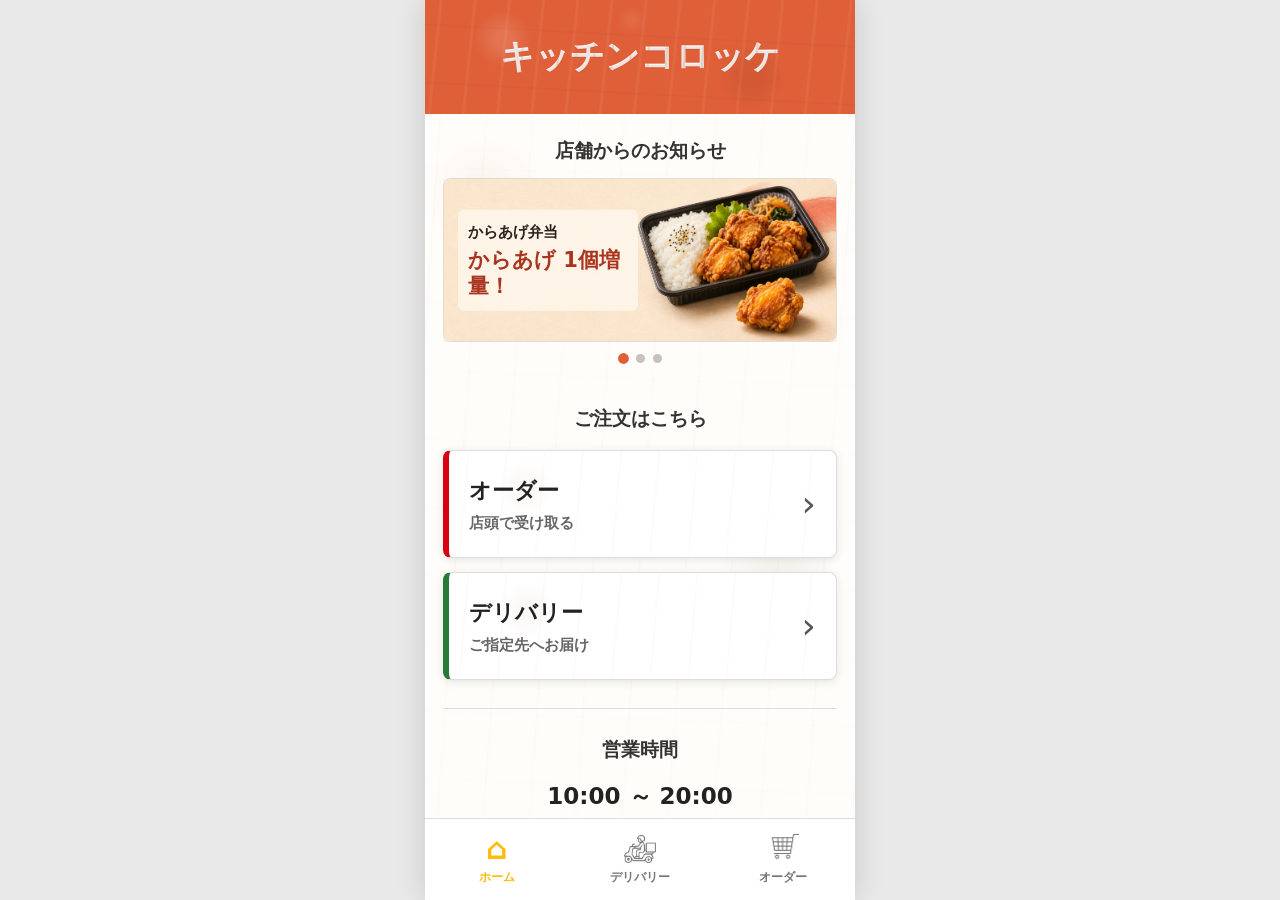
<file: index.html>
<!doctype html>
<html lang="ja">
  <head>
    <meta charset="UTF-8" />
    <meta name="viewport" content="width=device-width, initial-scale=1.0" />
    <title>Mobile Order UI Simulator</title>
    <link rel="stylesheet" href="./src/styles/base.css?v=20261123-remove-social-links-1" />
    <link rel="stylesheet" href="./src/styles/theme.css?v=20261123-remove-social-links-1" />
  </head>
  <body>
    <svg class="visual-filter-definitions" aria-hidden="true" focusable="false">
      <defs>
        <filter id="lens-reference-20-70" color-interpolation-filters="linearRGB" x="0" y="0" width="100%" height="100%">
          <feColorMatrix
            type="matrix"
            values="0.932675028852 0.046440604984 -0.016148691713 0 0 -0.005685981497 0.707416751687 0.022443569675 0 0 -0.009362782733 -0.027474700634 0.386341069418 0 0 0 0 0 1 0"
          />
        </filter>
      </defs>
    </svg>
    <main id="app"></main>
    <script>
      (() => {
        const params = new URLSearchParams(window.location.search);
        const debugEnabled = params.get("debug") === "1";
        const diagnosticVariant = params.get("diag") || "baseline";
        if (debugEnabled) document.documentElement.dataset.diagnosticVariant = diagnosticVariant;
        const diagnostics = {
          enabled: debugEnabled,
          variant: diagnosticVariant,
          errors: [],
        };
        window.__simulatorDiagnostics = diagnostics;

        const recordError = (message) => {
          diagnostics.errors.push(String(message));
          if (typeof window.__renderSimulatorDiagnostics === "function") {
            window.__renderSimulatorDiagnostics();
          } else {
            const panel = document.querySelector("#simulator-debug-panel");
            if (panel) panel.textContent = "JavaScript読み込み前エラー\n" + diagnostics.errors.join("\n");
          }
        };

        if (debugEnabled && diagnosticVariant !== "panel-off") {
          const panel = document.createElement("aside");
          panel.id = "simulator-debug-panel";
          panel.setAttribute("aria-live", "polite");
          panel.style.cssText = "position:fixed;right:0;bottom:0;left:0;z-index:2147483647;max-height:46vh;overflow:auto;margin:0;padding:10px;background:rgba(15,15,15,.94);color:#fff;font:11px/1.45 monospace;white-space:pre-wrap;word-break:break-all;text-align:left;";
          panel.textContent = "診断情報を読み込み中…";
          document.body.appendChild(panel);

          window.addEventListener("error", (event) => {
            recordError(`${event.message || "Script error"} @ ${event.filename || "unknown"}:${event.lineno || 0}:${event.colno || 0}`);
          });
          window.addEventListener("unhandledrejection", (event) => {
            const reason = event.reason?.stack || event.reason?.message || event.reason || "Unknown rejection";
            recordError(`Unhandled rejection: ${reason}`);
          });
        }

      })();
    </script>
    <script type="module" src="./src/main.js?v=20261123-remove-social-links-1"></script>
  </body>
</html>
</file>
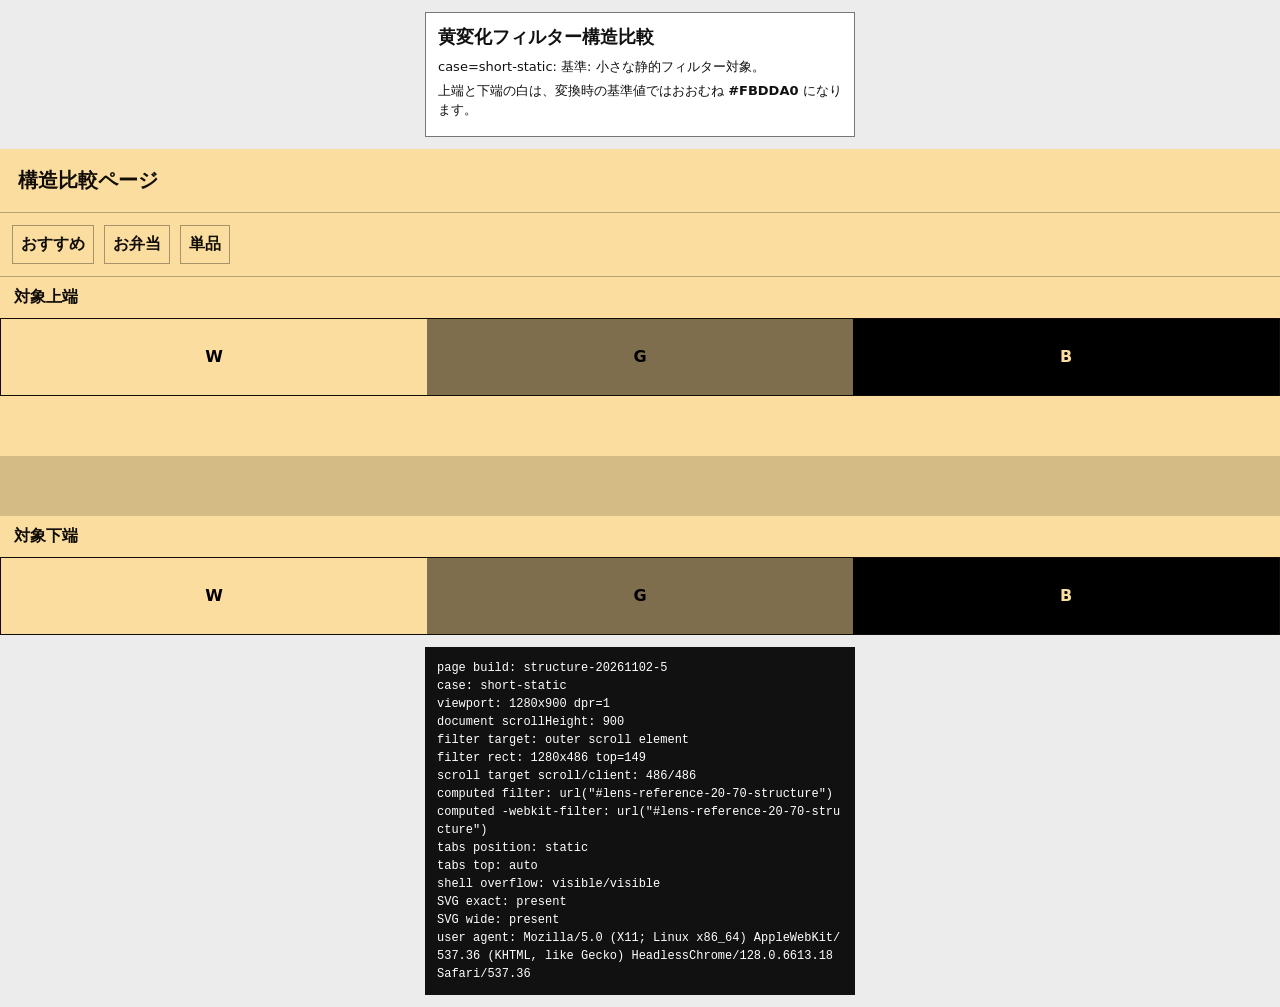
<file: diagnostics/yellow-filter-structure.html>
<!doctype html>
<html lang="ja" data-case="short-static">
  <head>
    <meta charset="UTF-8" />
    <meta name="viewport" content="width=device-width, initial-scale=1.0" />
    <title>黄変化フィルター構造比較</title>
    <script>
      (() => {
        const allowedCases = new Set([
          "short-static",
          "tall-static",
          "tall-dynamic",
          "app-shell",
          "scroll-static",
          "scroll-separated",
          "sticky",
          "tall-wide-region",
        ]);
        const requestedCase = new URLSearchParams(location.search).get("case") || "short-static";
        document.documentElement.dataset.case = allowedCases.has(requestedCase) ? requestedCase : "short-static";
      })();
    </script>
    <style>
      * { box-sizing: border-box; }
      html { background: #ececec; }
      body { min-width: 320px; margin: 0; color: #111; font-family: system-ui, sans-serif; }
      .definitions { position: absolute; width: 0; height: 0; overflow: hidden; pointer-events: none; }
      .diagnostic-intro, .diagnostic-output { width: min(100% - 24px, 430px); margin: 12px auto; }
      .diagnostic-intro { padding: 12px; border: 1px solid #777; background: #fff; }
      .diagnostic-intro h1 { margin: 0 0 8px; font-size: 18px; }
      .diagnostic-intro p { margin: 4px 0; font-size: 13px; line-height: 1.5; }
      .filter-target { -webkit-filter: url("#lens-reference-20-70-structure"); filter: url("#lens-reference-20-70-structure"); }
      html[data-case="tall-wide-region"] .filter-target { -webkit-filter: url("#lens-reference-20-70-structure-wide"); filter: url("#lens-reference-20-70-structure-wide"); }
      .phone-shell { background: #f6f6f6; }
      html[data-case="app-shell"] .phone-shell,
      html[data-case="scroll-static"] .phone-shell,
      html[data-case="scroll-separated"] .phone-shell,
      html[data-case="sticky"] .phone-shell {
        position: relative;
        width: min(100vw, 430px);
        min-height: 100vh;
        margin: 0 auto;
        padding-bottom: 92px;
        overflow-x: hidden;
        box-shadow: 0 0 28px rgba(0, 0, 0, 0.14);
      }
      html[data-case="scroll-static"] .phone-shell,
      html[data-case="scroll-separated"] .phone-shell,
      html[data-case="sticky"] .phone-shell {
        overflow: visible;
      }
      html[data-case="scroll-static"] .diagnostic-intro,
      html[data-case="scroll-separated"] .diagnostic-intro,
      html[data-case="sticky"] .diagnostic-intro {
        display: none;
      }
      html[data-case="scroll-static"] .filter-target,
      html[data-case="scroll-separated"] .filter-target,
      html[data-case="sticky"] .filter-target {
        height: 100vh;
        overflow-x: hidden;
        overflow-y: auto;
        overscroll-behavior: contain;
      }
      html[data-case="scroll-separated"] .filter-target {
        -webkit-filter: none;
        filter: none;
      }
      html[data-case="scroll-separated"] .phone-shell {
        -webkit-filter: url("#lens-reference-20-70-structure");
        filter: url("#lens-reference-20-70-structure");
      }
      .test-header { padding: 18px; border-bottom: 1px solid #bbb; background: #fff; }
      .test-header h2 { margin: 0; font-size: 20px; }
      .test-tabs { display: flex; gap: 10px; padding: 12px; border-bottom: 1px solid #bbb; background: #fff; }
      .test-tabs span { padding: 8px; border: 1px solid #aaa; background: #fff; font-weight: 700; }
      html[data-case="sticky"] .test-header {
        position: sticky;
        top: 0;
        z-index: 3;
        display: flex;
        align-items: center;
        min-height: 66px;
      }
      html[data-case="sticky"] .test-tabs {
        position: sticky;
        top: 66px;
        z-index: 2;
      }
      .patches { display: grid; grid-template-columns: repeat(3, 1fr); height: 78px; border: 1px solid #111; }
      .patches div { display: grid; place-items: center; font-weight: 800; }
      .white { background: #fff; color: #000; }
      .gray { background: #808080; color: #000; }
      .black { background: #000; color: #fff; }
      .patch-label { margin: 0; padding: 10px 14px; background: #fff; font-weight: 800; }
      .filler { height: 120px; background: linear-gradient(#fff 0 50%, #d8d8d8 50%); }
      html[data-case="tall-static"] .filler,
      html[data-case="tall-dynamic"] .filler,
      html[data-case="app-shell"] .filler,
      html[data-case="scroll-static"] .filler,
      html[data-case="scroll-separated"] .filler,
      html[data-case="sticky"] .filler,
      html[data-case="tall-wide-region"] .filler { height: 2800px; }
      .diagnostic-output { padding: 12px; background: #111; color: #fff; font: 12px/1.5 monospace; white-space: pre-wrap; word-break: break-all; }
    </style>
  </head>
  <body>
    <svg class="definitions" aria-hidden="true" focusable="false">
      <defs>
        <filter id="lens-reference-20-70-structure" color-interpolation-filters="linearRGB" x="0" y="0" width="100%" height="100%">
          <feColorMatrix type="matrix" values="0.932675028852 0.046440604984 -0.016148691713 0 0 -0.005685981497 0.707416751687 0.022443569675 0 0 -0.009362782733 -0.027474700634 0.386341069418 0 0 0 0 0 1 0" />
        </filter>
        <filter id="lens-reference-20-70-structure-wide" color-interpolation-filters="linearRGB" x="-10%" y="-10%" width="120%" height="120%">
          <feColorMatrix type="matrix" values="0.932675028852 0.046440604984 -0.016148691713 0 0 -0.005685981497 0.707416751687 0.022443569675 0 0 -0.009362782733 -0.027474700634 0.386341069418 0 0 0 0 0 1 0" />
        </filter>
      </defs>
    </svg>

    <section class="diagnostic-intro">
      <h1>黄変化フィルター構造比較</h1>
      <p id="case-description"></p>
      <p>上端と下端の白は、変換時の基準値ではおおむね <strong>#FBDDA0</strong> になります。</p>
    </section>

    <main id="structure-filter-target" class="filter-target">
      <div class="phone-shell">
        <header class="test-header"><h2>構造比較ページ</h2></header>
        <nav class="test-tabs"><span>おすすめ</span><span>お弁当</span><span>単品</span></nav>
        <p class="patch-label">対象上端</p>
        <div class="patches"><div class="white">W</div><div class="gray">G</div><div class="black">B</div></div>
        <div id="sticky-scroll-point" class="filler" aria-hidden="true"></div>
        <p class="patch-label">対象下端</p>
        <div class="patches"><div class="white">W</div><div class="gray">G</div><div class="black">B</div></div>
      </div>
    </main>

    <pre id="structure-diagnostics" class="diagnostic-output"></pre>
    <script>
      (() => {
        const testCase = document.documentElement.dataset.case;
        const target = document.querySelector("#structure-filter-target");
        const descriptions = {
          "short-static": "基準: 小さな静的フィルター対象。",
          "tall-static": "short-static に対象の高さだけを追加。documentがスクロールを担当。",
          "tall-dynamic": "tall-static に、本体と同じinnerHTML再生成とフィルター再解決だけを追加。",
          "app-shell": "tall-dynamic に、本体相当のphone-shell寸法・overflow-x:hiddenだけを追加。",
          "scroll-static": "stickyケースと同じ高さ・内部スクロール・DOM・フィルター。見出しとカテゴリのpositionだけstatic。",
          "scroll-separated": "scroll-staticと同じ構造で、外側がスクロール、本文全高を持つ内側へフィルターを一度だけ適用。",
          "sticky": "フィルター対象自身を縦スクロール要素にし、見出しをtop:0、カテゴリをtop:66pxへ固定。固定前後の変換を比較。",
          "tall-wide-region": "tall-static と同じ構造で、SVGフィルター領域だけを-10%/120%へ拡張。行列は同一。",
        };
        document.querySelector("#case-description").textContent = `case=${testCase}: ${descriptions[testCase]}`;

        if (["tall-dynamic", "app-shell", "scroll-static", "scroll-separated", "sticky"].includes(testCase)) {
          const markup = target.innerHTML;
          target.innerHTML = markup;
          const renderedFilterTarget = testCase === "scroll-separated" ? target.querySelector(".phone-shell") : target;
          renderedFilterTarget.style.webkitFilter = "none";
          renderedFilterTarget.style.filter = "none";
          void renderedFilterTarget.offsetWidth;
          renderedFilterTarget.style.webkitFilter = "";
          renderedFilterTarget.style.filter = "";
        }

        const filterTarget = testCase === "scroll-separated" ? target.querySelector(".phone-shell") : target;
        const style = getComputedStyle(filterTarget);
        const rect = filterTarget.getBoundingClientRect();
        const tabs = target.querySelector(".test-tabs");
        const tabStyle = getComputedStyle(tabs);
        document.querySelector("#structure-diagnostics").textContent = [
          "page build: structure-20261102-5",
          `case: ${testCase}`,
          `viewport: ${innerWidth}x${innerHeight} dpr=${devicePixelRatio}`,
          `document scrollHeight: ${document.documentElement.scrollHeight}`,
          `filter target: ${filterTarget === target ? "outer scroll element" : "inner full-height content"}`,
          `filter rect: ${Math.round(rect.width)}x${Math.round(rect.height)} top=${Math.round(rect.top)}`,
          `scroll target scroll/client: ${target.scrollHeight}/${target.clientHeight}`,
          `computed filter: ${style.filter || "未取得"}`,
          `computed -webkit-filter: ${style.webkitFilter || style.getPropertyValue("-webkit-filter") || "未取得"}`,
          `tabs position: ${tabStyle.position}`,
          `tabs top: ${tabStyle.top}`,
          `shell overflow: ${getComputedStyle(target.querySelector(".phone-shell")).overflowX}/${getComputedStyle(target.querySelector(".phone-shell")).overflowY}`,
          `SVG exact: ${document.querySelector("#lens-reference-20-70-structure") ? "present" : "missing"}`,
          `SVG wide: ${document.querySelector("#lens-reference-20-70-structure-wide") ? "present" : "missing"}`,
          `user agent: ${navigator.userAgent}`,
        ].join("\n");

        if (new URLSearchParams(location.search).get("autoscroll") === "1") {
          requestAnimationFrame(() => requestAnimationFrame(() => {
            if (["scroll-static", "scroll-separated", "sticky"].includes(testCase)) target.scrollTop = 520;
            else window.scrollTo(0, 520);
          }));
        }
      })();
    </script>
  </body>
</html>
</file>
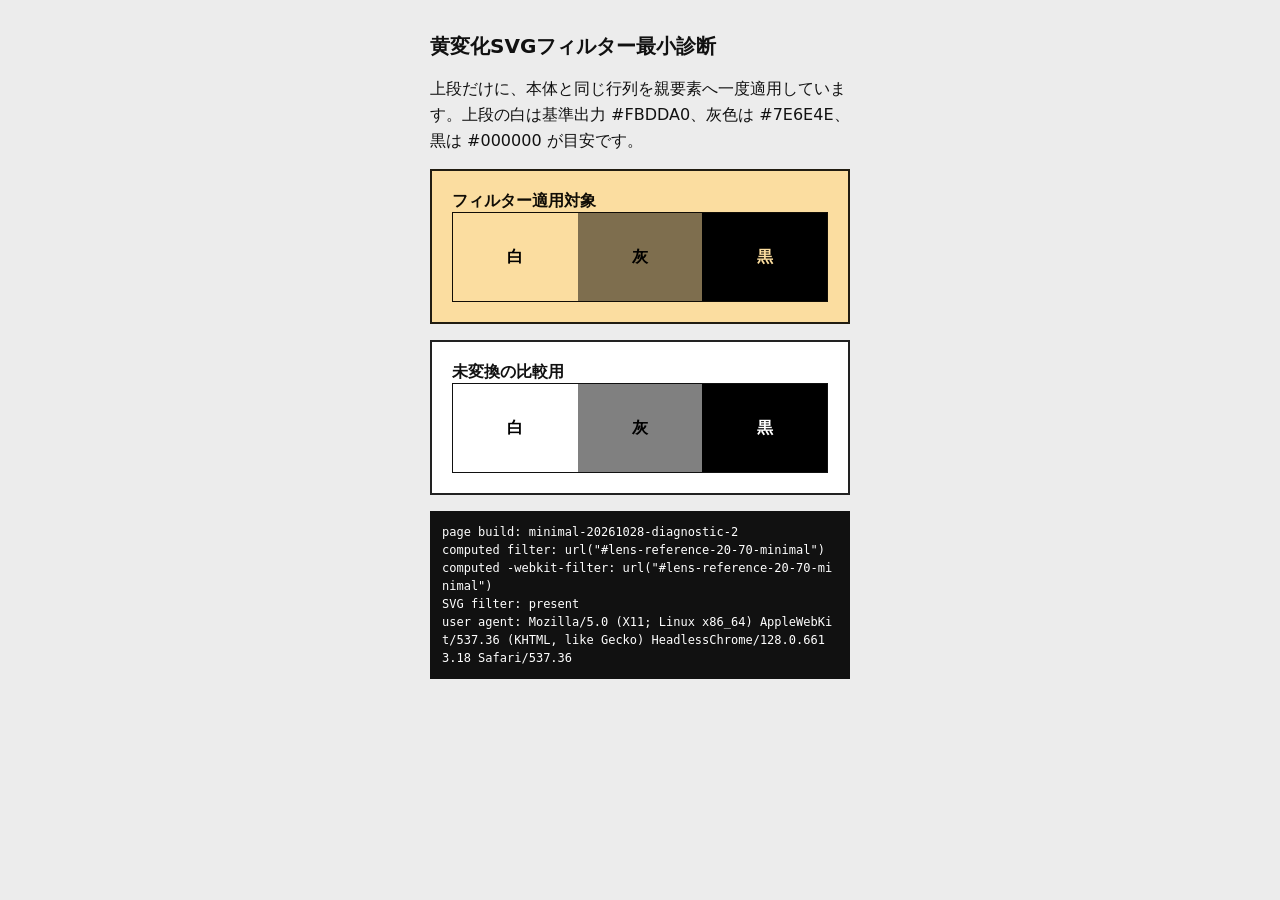
<file: diagnostics/yellow-filter.html>
<!doctype html>
<html lang="ja">
  <head>
    <meta charset="UTF-8" />
    <meta name="viewport" content="width=device-width, initial-scale=1.0" />
    <title>黄変化SVGフィルター最小診断</title>
    <style>
      * { box-sizing: border-box; }
      body { margin: 0; padding: 20px; background: #ececec; color: #111; font-family: system-ui, sans-serif; }
      main { max-width: 420px; margin: 0 auto; }
      h1 { font-size: 20px; }
      .note { line-height: 1.6; }
      .filter-target, .reference { margin: 16px 0; padding: 20px; border: 2px solid #222; background: #fff; }
      .filter-target { -webkit-filter: url("#lens-reference-20-70-minimal"); filter: url("#lens-reference-20-70-minimal"); }
      .patches { display: grid; grid-template-columns: repeat(3, 1fr); height: 90px; border: 1px solid #111; }
      .patches div { display: grid; place-items: center; font-weight: 800; }
      .white { background: #fff; color: #000; }
      .gray { background: #808080; color: #000; }
      .black { background: #000; color: #fff; }
      #minimal-diagnostics { padding: 12px; background: #111; color: #fff; font: 12px/1.5 monospace; white-space: pre-wrap; word-break: break-all; }
      .definitions { position: absolute; width: 0; height: 0; overflow: hidden; }
    </style>
  </head>
  <body>
    <svg class="definitions" aria-hidden="true" focusable="false">
      <defs>
        <filter id="lens-reference-20-70-minimal" color-interpolation-filters="linearRGB" x="0" y="0" width="100%" height="100%">
          <feColorMatrix type="matrix" values="0.932675028852 0.046440604984 -0.016148691713 0 0 -0.005685981497 0.707416751687 0.022443569675 0 0 -0.009362782733 -0.027474700634 0.386341069418 0 0 0 0 0 1 0" />
        </filter>
      </defs>
    </svg>
    <main>
      <h1>黄変化SVGフィルター最小診断</h1>
      <p class="note">上段だけに、本体と同じ行列を親要素へ一度適用しています。上段の白は基準出力 #FBDDA0、灰色は #7E6E4E、黒は #000000 が目安です。</p>
      <section class="filter-target" id="minimal-filter-target">
        <strong>フィルター適用対象</strong>
        <div class="patches"><div class="white">白</div><div class="gray">灰</div><div class="black">黒</div></div>
      </section>
      <section class="reference">
        <strong>未変換の比較用</strong>
        <div class="patches"><div class="white">白</div><div class="gray">灰</div><div class="black">黒</div></div>
      </section>
      <pre id="minimal-diagnostics"></pre>
    </main>
    <script>
      (() => {
        const target = document.querySelector("#minimal-filter-target");
        const style = getComputedStyle(target);
        document.querySelector("#minimal-diagnostics").textContent = [
          "page build: minimal-20261028-diagnostic-2",
          `computed filter: ${style.filter || "未取得"}`,
          `computed -webkit-filter: ${style.webkitFilter || style.getPropertyValue("-webkit-filter") || "未取得"}`,
          `SVG filter: ${document.querySelector("#lens-reference-20-70-minimal") ? "present" : "missing"}`,
          `user agent: ${navigator.userAgent}`,
        ].join("\n");
      })();
    </script>
  </body>
</html>
</file>
<file: src/styles/base.css>
:root {
  --simulator-css-build: "css-20261123-remove-social-links-1";
  font-family: system-ui, -apple-system, BlinkMacSystemFont, "Segoe UI", sans-serif;
  color: #282828;
  background: #e9e9e9;
}

* {
  box-sizing: border-box;
}

html {
  background: #e9e9e9;
}

.simulator-filter-surface[data-vision-filter="yellowed"] {
  -webkit-filter: url("#lens-reference-20-70");
  filter: url("#lens-reference-20-70");
  isolation: isolate;
}

body {
  min-width: 320px;
  margin: 0;
  overflow: hidden;
}

button {
  font: inherit;
}

#app {
  width: 100%;
  height: 100vh;
  height: 100dvh;
  overflow-x: hidden;
  overflow-y: hidden;
  overscroll-behavior-y: contain;
  -webkit-overflow-scrolling: touch;
}

.visual-filter-definitions {
  position: absolute;
  width: 0;
  height: 0;
  overflow: hidden;
  pointer-events: none;
}

.diagnostic-color-patch {
  display: flex;
  width: max-content;
  border: 1px solid #000;
  font: 700 9px/20px monospace;
  letter-spacing: 0;
}

.diagnostic-color-patch span {
  display: block;
  width: 22px;
  height: 20px;
  text-align: center;
}

.diagnostic-white {
  background: #fff;
  color: #000;
}

.diagnostic-gray {
  background: #808080;
  color: #000;
}

.diagnostic-black {
  background: #000;
  color: #fff;
}

.diagnostic-color-patch-root {
  position: absolute;
  top: 4px;
  right: 4px;
  z-index: 80;
}

.diagnostic-color-patch-category {
  flex: 0 0 auto;
  align-self: center;
  margin-right: 8px;
}

.simulator-visual-root {
  position: relative;
  height: 100vh;
  height: 100dvh;
}

.simulator-overlay-stage {
  position: absolute;
  inset: 0;
  z-index: 200;
  pointer-events: none;
}

.simulator-overlay-stage > * {
  pointer-events: auto;
}

html[data-diagnostic-variant="category-static"] .category-tabs {
  position: static;
}

html[data-diagnostic-variant="bottom-nav-nonfixed"] .bottom-nav {
  position: absolute;
}
</file>
<file: src/styles/theme.css>
﻿.phone-shell {
  position: relative;
  display: flex;
  flex-direction: column;
  width: min(100vw, 430px);
  height: 100vh;
  height: 100dvh;
  min-height: 0;
  margin: 0 auto;
  padding-bottom: 0;
  overflow-x: clip;
  background: #f6f6f6;
  box-shadow: 0 0 28px rgba(0, 0, 0, 0.14);
}

.loading-overlay {
  position: fixed;
  inset: 0;
  z-index: 100;
  display: grid;
  align-content: center;
  justify-items: center;
  gap: 18px;
  width: min(100vw, 430px);
  margin: 0 auto;
  background: rgba(255, 255, 255, 0.9);
  color: #333;
  font-size: 16px;
  font-weight: 800;
  cursor: wait;
}

.loading-spinner {
  width: 64px;
  height: 64px;
  border-radius: 50%;
  background: repeating-conic-gradient(#111 0deg 12deg, #d7d7d7 12deg 24deg, transparent 24deg 30deg);
  -webkit-mask: radial-gradient(farthest-side, transparent calc(100% - 9px), #000 0);
  mask: radial-gradient(farthest-side, transparent calc(100% - 9px), #000 0);
  animation: loading-spin 3.2s linear infinite;
}

.confirmation-modal {
  position: fixed;
  inset: 0;
  z-index: 110;
  display: grid;
  place-items: center;
  width: min(100vw, 430px);
  margin: 0 auto;
  padding: 24px;
  background: rgba(0, 0, 0, 0.42);
}

.confirmation-dialog {
  width: 100%;
  max-width: 340px;
  padding: 24px;
  border-radius: 8px;
  background: #fff;
  color: #282828;
  box-shadow: 0 12px 32px rgba(0, 0, 0, 0.24);
}

.confirmation-dialog h2 {
  margin: 0 0 12px;
  font-size: 22px;
}

.confirmation-dialog p {
  margin: 0 0 24px;
  line-height: 1.6;
}

.confirmation-dialog-actions {
  display: grid;
  grid-template-columns: 1fr 1fr;
  gap: 12px;
}

.confirmation-dialog-actions button {
  min-width: 0;
}

@keyframes loading-spin {
  to {
    transform: rotate(360deg);
  }
}

.status-bar {
  display: flex;
  justify-content: space-between;
  align-items: center;
  height: 44px;
  padding: 0 28px;
  color: #000;
  font-size: 18px;
  font-weight: 800;
  background: #fff;
}

.top-bar {
  position: static;
  flex: 0 0 auto;
  z-index: 10;
  display: grid;
  grid-template-columns: 52px 1fr 52px;
  align-items: center;
  min-height: 66px;
  padding: 0 12px;
  border-bottom: 1px solid #ddd;
  background: #fff;
}

.top-bar h1 {
  margin: 0;
  overflow: hidden;
  color: #242424;
  font-size: 21px;
  font-weight: 900;
  line-height: 1.25;
  text-align: center;
}

.icon-button,
.close-button {
  width: 44px;
  height: 44px;
  border: 0;
  background: transparent;
  color: #111;
  font-size: 44px;
  line-height: 1;
}

.close-button {
  border-radius: 50%;
  background: #2e2e2e;
  color: #fff;
  font-size: 30px;
}

.shortcut-card,
.store-card,
.product-card,
.payment-card,
.summary,
.complete {
  border-radius: 8px;
  background: #fff;
  box-shadow: 0 2px 10px rgba(0, 0, 0, 0.11);
}

.shortcut-card {
  display: grid;
  grid-template-columns: repeat(3, 1fr);
  margin: 0 18px 20px;
  overflow: hidden;
}

.shortcut-card button {
  min-height: 86px;
  border: 0;
  border-right: 1px solid #eee;
  background: #fff;
  color: #333;
  font-size: 18px;
  font-weight: 800;
}

.home-page {
  min-height: calc(100vh - 82px);
  padding: 28px 18px 44px;
  background-color: #fffdfa;
  background-image:
    radial-gradient(circle at 14% 22%, rgba(197, 140, 105, 0.065) 0 2%, transparent 8%),
    radial-gradient(circle at 82% 64%, rgba(120, 96, 82, 0.05) 0 2%, transparent 9%),
    repeating-linear-gradient(94deg, transparent 0 22px, rgba(143, 112, 94, 0.025) 23px 24px, transparent 25px 46px),
    repeating-linear-gradient(2deg, transparent 0 36px, rgba(213, 177, 151, 0.025) 37px 38px, transparent 39px 68px);
}

.home-brand {
  margin: -28px -18px 0;
  padding: 34px 18px;
  border-bottom: 0;
  background-color: #df5f38;
  background-image:
    radial-gradient(circle at 18% 34%, rgba(255, 255, 255, 0.13) 0 2%, transparent 8%),
    radial-gradient(circle at 76% 68%, rgba(116, 47, 25, 0.12) 0 3%, transparent 10%),
    radial-gradient(circle at 48% 18%, rgba(255, 226, 208, 0.09) 0 1%, transparent 6%),
    repeating-linear-gradient(96deg, transparent 0 14px, rgba(255, 255, 255, 0.055) 15px 17px, transparent 18px 34px),
    repeating-linear-gradient(3deg, transparent 0 30px, rgba(105, 42, 23, 0.035) 31px 32px, transparent 33px 58px);
  text-align: center;
}

.home-brand h1 {
  margin: 0;
  color: #fff;
  background-color: #fff;
  background-image:
    radial-gradient(circle at 24% 42%, rgba(180, 87, 55, 0.42) 0 1px, transparent 2px),
    radial-gradient(circle at 68% 66%, rgba(180, 87, 55, 0.3) 0 1px, transparent 3px),
    repeating-linear-gradient(94deg, #fff 0 7px, #f3e5df 8px 9px, #fff 10px 18px);
  background-clip: text;
  -webkit-background-clip: text;
  -webkit-text-fill-color: transparent;
  font-size: 34px;
  font-weight: 900;
  letter-spacing: 0;
  text-shadow: 0 1px 0 rgba(118, 42, 20, 0.12);
}

.home-announcement-section {
  padding: 24px 0 8px;
}

.home-announcement-section h2 {
  margin: 0 0 14px;
  color: #333;
  font-size: 19px;
  font-weight: 900;
  text-align: center;
}

.announcement-track {
  display: flex;
  gap: 12px;
  overflow-x: auto;
  scroll-behavior: smooth;
  scroll-snap-type: x mandatory;
  scrollbar-width: none;
  overscroll-behavior-inline: contain;
  touch-action: pan-x pan-y;
}

.announcement-track::-webkit-scrollbar {
  display: none;
}

.announcement-banner {
  position: relative;
  flex: 0 0 100%;
  min-height: 142px;
  aspect-ratio: 12 / 5;
  padding: 0;
  overflow: hidden;
  border: 1px solid rgba(105, 73, 55, 0.18);
  border-radius: 8px;
  color: #29211d;
  scroll-snap-align: center;
  box-shadow: 0 2px 10px rgba(0, 0, 0, 0.1);
}

.announcement-banner img,
.announcement-placeholder {
  position: absolute;
  inset: 0;
  width: 100%;
  height: 100%;
  object-fit: cover;
}

.announcement-placeholder {
  opacity: 0.5;
  background-image:
    radial-gradient(circle at 18% 28%, rgba(255, 255, 255, 0.34) 0 2%, transparent 10%),
    repeating-linear-gradient(96deg, transparent 0 18px, rgba(106, 69, 48, 0.045) 19px 20px, transparent 21px 40px);
}

.announcement-copy {
  position: absolute;
  top: 50%;
  left: 14px;
  z-index: 1;
  width: 46%;
  padding: 12px 10px;
  border-radius: 6px;
  background: rgba(255, 250, 242, 0.72);
  transform: translateY(-50%);
}

.announcement-copy strong {
  display: block;
  margin-bottom: 6px;
  font-size: 15px;
  font-weight: 900;
  line-height: 1.35;
}

.announcement-copy p {
  margin: 0;
  color: #a9341f;
  font-size: 21px;
  font-weight: 900;
  line-height: 1.2;
}

.announcement-banner-3 .announcement-copy {
  background: rgba(255, 248, 235, 0.86);
}

.announcement-dots {
  display: flex;
  justify-content: center;
  gap: 8px;
  min-height: 28px;
  padding-top: 12px;
}

.announcement-dot {
  width: 9px;
  height: 9px;
  padding: 0;
  border: 0;
  border-radius: 50%;
  background: #c8c1bc;
}

.announcement-dot.is-active {
  background: #df5f38;
  transform: scale(1.2);
}

.home-order-section,
.home-info-section {
  padding: 28px 0;
}

.home-order-section,
.home-info-section {
  border-bottom: 1px solid #ddd;
}

.home-order-section h2,
.home-info-section h2 {
  margin: 0 0 18px;
  color: #333;
  font-size: 19px;
  font-weight: 900;
  text-align: center;
}

.home-order-list {
  display: grid;
  gap: 14px;
}

.home-order-card {
  display: flex;
  align-items: center;
  justify-content: space-between;
  width: 100%;
  min-height: 108px;
  padding: 20px;
  border: 1px solid #ddd;
  border-left-width: 6px;
  border-radius: 8px;
  background-color: #fff;
  background-image:
    radial-gradient(circle at 20% 35%, rgba(203, 143, 108, 0.07) 0 2%, transparent 9%),
    repeating-linear-gradient(95deg, transparent 0 18px, rgba(132, 102, 84, 0.025) 19px 20px, transparent 21px 38px);
  color: #222;
  text-align: left;
  box-shadow: 0 2px 10px rgba(0, 0, 0, 0.1);
}

.home-order-card.is-order {
  border-left-color: #d80013;
}

.home-order-card.is-delivery {
  border-left-color: #287a39;
}

.home-order-card strong,
.home-order-card small {
  display: block;
}

.home-order-card strong {
  margin-bottom: 8px;
  font-size: 22px;
  font-weight: 900;
}

.home-order-card small {
  color: #666;
  font-size: 15px;
  font-weight: 700;
}

.home-card-arrow {
  color: #555;
  font-size: 36px;
  line-height: 1;
}

.home-info-section p {
  margin: 0;
  color: #222;
  font-size: 23px;
  font-weight: 900;
  text-align: center;
}

.bottom-nav {
  position: fixed;
  right: 0;
  bottom: 0;
  left: 0;
  z-index: 20;
  display: grid;
  grid-template-columns: repeat(3, 1fr);
  width: min(100vw, 430px);
  height: 82px;
  margin: 0 auto;
  border-top: 1px solid #ddd;
  background: rgba(255, 255, 255, 0.96);
}

.nav-item {
  border: 0;
  background: transparent;
  color: #777;
  font-size: 12px;
  font-weight: 800;
}

.nav-item-symbol,
.nav-item-image {
  display: block;
  width: 32px;
  height: 32px;
  margin-right: auto;
  margin-bottom: 4px;
  margin-left: auto;
}

.nav-item-symbol {
  color: #999;
  font-size: 30px;
  font-weight: 900;
  line-height: 32px;
}

.nav-item-image {
  object-fit: contain;
  opacity: 0.58;
}

.nav-item.is-active,
.nav-item.is-active .nav-item-symbol {
  color: #ffbc0d;
}

.nav-item.is-active .nav-item-image {
  opacity: 1;
}

.sub-title {
  margin: 0;
  padding: 0 20px 16px;
  background: #fff;
  text-align: center;
  font-size: 17px;
  font-weight: 700;
}

.store-sheet {
  padding: 18px;
  background: #f6f6f6;
}

.sheet-tabs {
  display: grid;
  grid-template-columns: 1fr 1fr;
  margin-bottom: 14px;
  padding: 3px;
  border-radius: 9px;
  background: #e7e7e7;
}

.sheet-tabs button {
  min-height: 42px;
  border: 0;
  border-radius: 7px;
  background: transparent;
  color: #444;
  font-weight: 800;
}

.sheet-tabs .is-active {
  background: #fff;
}

.store-card {
  display: block;
  width: 100%;
  margin-bottom: 14px;
  padding: 16px;
  border: 0;
  text-align: left;
}

.store-heading {
  display: flex;
  align-items: center;
  gap: 10px;
  margin-bottom: 14px;
}

.store-heading strong {
  flex: 1;
  font-size: 21px;
  font-weight: 900;
}

.pill {
  padding: 4px 10px;
  border-radius: 999px;
  background: #ffbc0d;
  color: #333;
  font-size: 13px;
  font-weight: 900;
}

.store-detail {
  display: grid;
  grid-template-columns: 96px 1fr;
  gap: 12px;
  align-items: center;
}

.store-photo {
  display: grid;
  place-items: center;
  height: 64px;
  border-radius: 4px;
  background: linear-gradient(#b92323 0 24%, #313131 24% 55%, #e8d2b3 55%);
  color: #fff;
  font-weight: 900;
}

.store-detail p {
  margin: 0 0 8px;
  color: #444;
  font-weight: 700;
}

.category-tabs {
  position: static;
  flex: 0 0 auto;
  z-index: 8;
  display: flex;
  gap: 24px;
  width: max-content;
  min-width: 100%;
  border-bottom: 1px solid #ddd;
  background: #fff;
}

.category-tabs-frame {
  position: relative;
  flex: 0 0 auto;
  overflow: hidden;
}

.category-tabs-backdrop {
  position: absolute;
  inset: 0;
  background: #fff;
}

.category-tabs-viewport {
  position: relative;
  z-index: 1;
  width: 100%;
  flex: 0 0 auto;
  overflow-x: auto;
  overflow-y: hidden;
  scrollbar-width: none;
}

.category-tabs-viewport::-webkit-scrollbar {
  display: none;
}

.category-tabs-surface {
  width: max-content;
  min-width: 100%;
}

.category-tabs button {
  flex: 0 0 auto;
  min-height: 58px;
  padding: 0 18px;
  border: 0;
  border-bottom: 5px solid transparent;
  background: #fff;
  color: #333;
  font-size: 17px;
  font-weight: 900;
}

.category-tabs .is-active {
  border-color: #df0012;
  color: #df0012;
}

.note {
  margin: 0;
  padding: 20px 18px;
  color: #444;
  font-weight: 700;
}

.product-grid {
  display: grid;
  grid-template-columns: 1fr;
  gap: 12px;
  padding: 0 18px 24px;
}

.payment-grid {
  display: grid;
  grid-template-columns: 1fr 1fr;
  gap: 14px;
  padding: 0 18px 24px;
}

.product-card {
  position: relative;
  display: grid;
  grid-template-columns: 88px minmax(0, 1fr) auto;
  align-items: center;
  column-gap: 14px;
  width: 100%;
  min-height: 108px;
  padding: 14px;
  border: 0;
  color: #2b2b2b;
  text-align: left;
}

.payment-card {
  position: relative;
  min-height: 224px;
  height: 224px;
  padding: 14px;
  border: 0;
  color: #2b2b2b;
  text-align: left;
}

.product-card strong {
  display: block;
  font-size: 18px;
  font-weight: 900;
  line-height: 1.35;
}

.payment-card strong {
  display: block;
  font-size: 18px;
  font-weight: 900;
  line-height: 1.35;
}

.price {
  display: block;
  margin: 0;
  font-size: 22px;
  font-weight: 900;
  white-space: nowrap;
}

.badge {
  position: absolute;
  z-index: 2;
  top: 14px;
  left: 14px;
  width: 70px;
  height: 70px;
  display: grid;
  place-items: center;
  border-radius: 50%;
  background: #df0012;
  color: #fff;
  font-weight: 900;
  transform: rotate(-15deg);
}

.is-disabled {
  opacity: 0.45;
}

.soldout {
  display: block;
  margin-top: 8px;
  color: #df0012;
  font-weight: 900;
}

.food-visual {
  position: relative;
  height: 92px;
  margin-bottom: 12px;
}

.food-visual::before,
.food-visual::after,
.food-visual span::before,
.food-visual span::after {
  position: absolute;
  content: "";
}

.visual-set::before,
.visual-set-small::before,
.visual-set-large::before,
.visual-burger::before {
  right: 12px;
  bottom: 24px;
  width: 118px;
  height: 44px;
  border-radius: 44px 44px 16px 16px;
  background: linear-gradient(#f5c97c 0 35%, #52a44d 36% 46%, #ffd047 47% 58%, #c66a24 59% 76%, #efc078 77%);
  box-shadow: 0 16px 12px rgba(0, 0, 0, 0.1);
}

.visual-set::after,
.visual-set-small::after,
.visual-set-large::after,
.visual-side::before {
  left: 10px;
  bottom: 18px;
  width: 46px;
  height: 48px;
  border-radius: 0 0 8px 8px;
  background: linear-gradient(#fff 0 18%, #ffbc0d 18% 100%);
  box-shadow: 0 2px 8px rgba(0, 0, 0, 0.12);
}

.visual-set span::before,
.visual-set-large span::before {
  left: 58px;
  bottom: 20px;
  width: 58px;
  height: 22px;
  border-radius: 50%;
  background: #e4ad3e;
}

.visual-set-large {
  height: 260px;
}

.visual-set-large::before {
  right: 52px;
  bottom: 74px;
  width: 220px;
  height: 90px;
  border-radius: 90px 90px 24px 24px;
}

.visual-set-large::after {
  left: 76px;
  bottom: 98px;
  width: 72px;
  height: 90px;
}

.visual-set-large span::before {
  left: 145px;
  bottom: 80px;
  width: 96px;
  height: 34px;
}

.visual-blue::before,
.visual-dark::before,
.visual-clear::before,
.visual-orange::before,
.visual-red::before,
.visual-green::before,
.visual-tea::before,
.visual-coffee::before {
  left: 16px;
  bottom: 8px;
  width: 42px;
  height: 72px;
  clip-path: polygon(12% 0, 88% 0, 72% 100%, 28% 100%);
  background: linear-gradient(#d7f5ff 0 25%, #26a4ef 26% 100%);
}

.visual-dark::before { background: linear-gradient(#fff 0 14%, #3d1b13 15% 100%); }
.visual-clear::before { background: linear-gradient(#fff 0 14%, #dcefff 15% 100%); }
.visual-orange::before { background: linear-gradient(#fff 0 14%, #f6a735 15% 100%); }
.visual-red::before { background: linear-gradient(#fff 0 14%, #c73a54 15% 100%); }
.visual-green::before { background: linear-gradient(#fff 0 14%, #62bd4b 15% 100%); }
.visual-tea::before { background: linear-gradient(#fff 0 14%, #c99639 15% 100%); }
.visual-coffee::before { background: linear-gradient(#fff 0 22%, #ffbc0d 22% 75%, #2d190d 76%); }
.visual-bag::before { left: 34px; bottom: 12px; width: 82px; height: 88px; background: linear-gradient(#c8aa8d 0 25%, #ffbc0d 26%); }
.visual-tray::before { left: 8px; bottom: 8px; width: 124px; height: 12px; background: #333; }
.visual-tray::after { left: 28px; bottom: 20px; width: 98px; height: 54px; border-radius: 50px 50px 8px 8px; background: linear-gradient(90deg, #ffbc0d 0 25%, #da0012 26% 55%, #f5a623 56%); }

.detail-hero {
  display: grid;
  place-items: center;
  min-height: 260px;
  background: #fff;
}

.detail-notes {
  padding: 0 18px 18px;
  background: #fff;
  color: #444;
  font-size: 15px;
  font-weight: 700;
}

.detail-list {
  background: #fff;
}

.detail-row {
  display: grid;
  grid-template-columns: 94px 1fr auto;
  gap: 12px;
  align-items: center;
  padding: 18px;
  border-top: 1px solid #e6e6e6;
}

.detail-row .food-visual {
  height: 62px;
  margin: 0;
}

.detail-row strong {
  display: block;
  font-size: 18px;
  font-weight: 900;
}

.detail-row a {
  display: block;
  color: #555;
  text-decoration: underline;
}

.detail-row button,
.outline-small {
  min-height: 44px;
  padding: 8px 14px;
  border: 1px solid #333;
  border-radius: 6px;
  background: #fff;
  font-weight: 900;
}

.choice-preview,
.choice-section,
.section-block {
  padding: 20px 18px;
}

.delivery-fields {
  display: grid;
  gap: 16px;
  padding: 20px 18px;
  border-top: 1px solid #e5e5e5;
  background: #fff;
}

.delivery-fields h2 {
  margin: 0;
  font-size: 20px;
  font-weight: 900;
}

.delivery-notice {
  margin: 0;
  color: #666;
  font-size: 14px;
  line-height: 1.6;
}

.delivery-fields label,
.delivery-phone-field {
  display: grid;
  gap: 8px;
  font-weight: 800;
}

.delivery-fields input {
  width: 100%;
  min-height: 48px;
  padding: 10px 12px;
  border: 1px solid #aaa;
  border-radius: 6px;
  background: #fff;
  color: #222;
  font: inherit;
}

.delivery-phone-inputs {
  display: grid;
  grid-template-columns: minmax(0, 3fr) auto minmax(0, 4fr) auto minmax(0, 4fr);
  align-items: center;
  gap: 6px;
}

.delivery-phone-inputs input {
  min-width: 0;
  padding-right: 6px;
  padding-left: 6px;
  text-align: center;
}

.choice-preview h2,
.choice-section h2,
.section-block h2,
.summary h2 {
  margin: 0 0 16px;
  font-size: 20px;
  font-weight: 900;
}

.choice-preview > div {
  display: grid;
  grid-template-columns: 1fr 1fr;
  gap: 14px;
}

.choice-preview button {
  min-height: 72px;
  border: 0;
  border-radius: 8px;
  background: #fff;
  box-shadow: 0 2px 9px rgba(0, 0, 0, 0.1);
  font-weight: 900;
}

.option-groups {
  padding-bottom: 190px;
}

.option-group {
  padding: 20px 18px;
  border-bottom: 1px solid #e6e6e6;
}

.option-group h2 {
  margin: 0 0 6px;
  font-size: 20px;
  font-weight: 900;
}

.option-summary {
  display: flex;
  align-items: center;
  justify-content: space-between;
  gap: 16px;
  min-height: 72px;
}

.option-summary > div > strong,
.option-summary > div > span {
  display: inline-block;
  margin-right: 8px;
}

.option-summary > div > strong {
  font-size: 17px;
  font-weight: 900;
}

.option-summary > div > span {
  color: #555;
  font-size: 14px;
  font-weight: 800;
}

.option-grid {
  display: grid;
  grid-template-columns: 1fr 1fr;
  gap: 12px;
  margin-top: 14px;
}

.option-card {
  display: grid;
  place-items: center;
  min-height: 82px;
  padding: 12px;
  border: 1px solid #ddd;
  border-radius: 8px;
  background: #fff;
  color: #333;
  text-align: center;
}

.option-card strong,
.option-card span {
  display: block;
}

.option-card strong {
  font-size: 17px;
  font-weight: 900;
}

.option-card span {
  margin-top: 6px;
  color: #555;
  font-size: 14px;
  font-weight: 800;
}

.option-card.is-selected {
  outline: 3px solid #ffbc0d;
  box-shadow: 0 0 0 4px rgba(255, 188, 13, 0.22);
}

.order-bar,
.bottom-action {
  position: fixed;
  right: 0;
  bottom: 0;
  left: 0;
  z-index: 30;
  width: min(100vw, 430px);
  margin: 0 auto;
  padding: 18px;
  border-top: 1px solid #ddd;
  background: #fff;
}

.order-total {
  display: flex;
  align-items: center;
  justify-content: space-between;
  margin-bottom: 16px;
}

.order-total strong {
  font-size: 36px;
  font-weight: 900;
}

.quantity {
  display: flex;
  align-items: center;
  gap: 18px;
  font-size: 24px;
  font-weight: 900;
}

.quantity button {
  width: 34px;
  height: 34px;
  border: 2px solid #ddd;
  border-radius: 50%;
  background: #fff;
  color: #aaa;
  font-size: 22px;
  font-weight: 900;
}

.order-actions {
  display: grid;
  grid-template-columns: 1fr 1fr;
  gap: 10px;
}

.primary,
.outline {
  min-height: 56px;
  border-radius: 6px;
  font-size: 18px;
  font-weight: 900;
}

.primary {
  border: 0;
  background: #ffbc0d;
  color: #111;
}

.primary:disabled {
  background: #ddd;
  color: #888;
}

.outline {
  border: 1px solid #333;
  background: #fff;
  color: #333;
}

.payment-card.is-selected {
  outline: 3px solid #ffbc0d;
  box-shadow: 0 0 0 4px rgba(255, 188, 13, 0.22);
}

.summary {
  margin: 18px;
  padding: 18px;
}

.summary strong {
  display: block;
  font-size: 20px;
  font-weight: 900;
}

.summary p {
  margin: 10px 0;
  color: #444;
  font-weight: 700;
}

.summary-price {
  margin-top: 16px;
  font-size: 30px !important;
}

.payment-card {
  min-height: 156px;
}

.payment-card {
  display: grid;
  place-items: center;
  min-height: 122px;
  color: #777;
}

.muted {
  color: #999;
}

.confirm-actions {
  display: grid;
  gap: 12px;
  padding: 18px;
  background: #fff;
}

.complete {
  margin: 40px 18px;
  padding: 30px 20px;
  text-align: center;
}

.complete strong {
  font-size: 24px;
  font-weight: 900;
}

.order-number {
  margin: 22px 0;
  font-size: 44px;
  font-weight: 900;
}

.experiment-reception {
  display: grid;
  justify-items: center;
  gap: 12px;
  margin: 24px 0;
}

.experiment-reception > span {
  font-size: 16px;
  font-weight: 800;
}

.experiment-reception-number {
  max-width: 100%;
  margin: 0;
  font-size: 30px;
  font-weight: 900;
  line-height: 1.25;
  overflow-wrap: anywhere;
  user-select: text;
}

@media (max-width: 360px) {
  .experiment-reception-number {
    font-size: 22px;
  }
}

.experiment-reception p:not(.experiment-reception-number) {
  margin: 0;
  line-height: 1.6;
}

.experiment-reception .primary {
  width: min(100%, 280px);
}

.copy-status {
  min-height: 1.6em;
  color: #555;
  font-size: 14px;
}

.completion-close-notice {
  margin: 26px 0 0;
  padding: 16px;
  border: 2px solid var(--theme-selected, #b83f2a);
  border-radius: 8px;
  background: var(--theme-selected-soft, rgba(184, 63, 42, 0.22));
  font-size: 17px;
  font-weight: 800;
  line-height: 1.6;
}

@media (max-width: 360px) {
  .product-grid {
    gap: 10px;
    padding-right: 12px;
    padding-left: 12px;
  }

  .payment-grid {
    gap: 10px;
    padding-right: 12px;
    padding-left: 12px;
  }

  .product-card {
    grid-template-columns: 72px minmax(0, 1fr) auto;
    column-gap: 10px;
    min-height: 96px;
    padding: 12px;
  }

  .product-card strong {
    font-size: 16px;
  }

  .product-card .price {
    font-size: 19px;
  }

  .payment-card strong {
    font-size: 16px;
  }

  .top-bar h1 {
    font-size: 18px;
  }
}

.product-card-image {
  width: 88px;
  height: 78px;
  margin: 0;
  border-radius: 6px;
  object-fit: cover;
  display: block;
}

@media (max-width: 360px) {
  .product-card-image {
    width: 72px;
    height: 68px;
  }
}

.not-linked {
  display: block;
  margin-top: 10px;
  color: #888;
  font-size: 13px;
  font-weight: 800;
}
.blank-screen {
  min-height: calc(100vh - 66px);
  background: #fff;
}

.delivery-start-screen {
  min-height: calc(100vh - 148px);
  padding: 54px 24px 32px;
  background: #fff;
  text-align: center;
}

.delivery-start-screen h2 {
  margin: 0 0 28px;
  color: #242424;
  font-size: 26px;
  font-weight: 900;
}

.delivery-start-screen p {
  margin: 0 auto 16px;
  max-width: 340px;
  color: #444;
  font-size: 17px;
  font-weight: 700;
  line-height: 1.75;
}

.delivery-start-screen .primary {
  width: 100%;
  margin-top: 26px;
}
.store-list-title {
  margin: 0 0 14px;
  color: #242424;
  font-size: 20px;
  font-weight: 900;
}
.detail-hero-image {
  width: min(88%, 360px);
  max-height: 300px;
  object-fit: contain;
  display: block;
}
.detail-row-image {
  width: 74px;
  height: 54px;
  object-fit: contain;
  display: block;
}
.store-photo-image {
  width: 96px;
  height: 64px;
  object-fit: contain;
  display: block;
  border-radius: 4px;
  background: #fff;
}
.summary-product {
  display: grid;
  grid-template-columns: 82px 1fr;
  gap: 12px;
  align-items: start;
}

.summary-product-image {
  width: 74px;
  height: 54px;
  object-fit: contain;
  display: block;
}
.checkout-bar {
  position: fixed;
  right: 0;
  bottom: 0;
  left: 0;
  z-index: 35;
  display: grid;
  grid-template-columns: 92px 1fr 1.2fr;
  align-items: center;
  gap: 14px;
  width: min(100vw, 430px);
  margin: 0 auto;
  padding: 30px 18px 22px;
  border-radius: 14px 14px 0 0;
  background: #fff;
  box-shadow: 0 -2px 14px rgba(0, 0, 0, 0.12);
}

.checkout-cart {
  position: relative;
  width: 72px;
  height: 54px;
  display: grid;
  place-items: center;
}

.cart-icon {
  font-size: 38px;
  line-height: 1;
}

.cart-count {
  position: absolute;
  top: 0;
  right: 2px;
  display: grid;
  place-items: center;
  width: 28px;
  height: 28px;
  border-radius: 50%;
  background: #ffbc0d;
  color: #111;
  font-size: 15px;
  font-weight: 900;
}

.checkout-bar strong {
  color: #2b2b2b;
  font-size: 36px;
  font-weight: 900;
}

.checkout-button {
  min-width: 0;
}
.cart-summary {
  margin: 0;
  padding: 18px;
  background: #fff;
}

.cart-summary h2 {
  margin: 0 0 16px;
  font-size: 20px;
  font-weight: 900;
}

.cart-summary-item {
  display: grid;
  grid-template-columns: minmax(0, 1fr) auto;
  gap: 16px;
  padding: 18px 0;
  border-bottom: 1px solid #e7e7e7;
}

.cart-summary-main strong {
  display: block;
  margin-bottom: 12px;
  color: #242424;
  font-size: 19px;
  font-weight: 900;
  line-height: 1.35;
}

.cart-summary-main p {
  margin: 8px 0;
  color: #333;
  font-size: 15px;
  font-weight: 700;
  line-height: 1.35;
}

.cart-summary-price {
  display: block;
  margin-top: 18px;
  font-size: 22px;
  font-weight: 900;
}

.cart-summary-quantity {
  align-self: end;
  display: grid;
  grid-template-columns: 32px 30px 32px;
  align-items: center;
  gap: 8px;
  margin-bottom: 2px;
  font-size: 20px;
  font-weight: 900;
  text-align: center;
}

.cart-summary-quantity button {
  width: 30px;
  height: 30px;
  border: 0;
  border-radius: 50%;
  background: #333;
  color: #fff;
  font-size: 20px;
  font-weight: 900;
  line-height: 1;
}

.cart-summary-fee {
  display: flex;
  align-items: baseline;
  justify-content: space-between;
  padding: 18px 0;
  border-bottom: 1px solid #e7e7e7;
  color: #242424;
  font-size: 18px;
  font-weight: 900;
}

.cart-summary-fee strong {
  font-size: 22px;
}

.cart-summary-total {
  display: flex;
  align-items: baseline;
  gap: 10px;
  padding: 18px 0 4px;
}

.cart-summary-total span {
  font-size: 20px;
  font-weight: 900;
}

.cart-summary-total strong {
  font-size: 34px;
  font-weight: 900;
}

/* Experiment color schemes use the same semantic roles and UI coverage. */
.phone-shell[data-color-scheme="pastel"] {
  --theme-page: #fff7f2;
  --theme-surface: #fff;
  --theme-text: #2b211d;
  --theme-text-secondary: #5f514a;
  --theme-inactive: #665b55;
  --theme-primary: #f2b66d;
  --theme-primary-text: #2b211d;
  --theme-selected: #b83f2a;
  --theme-selected-text: #fff;
  --theme-selected-soft: rgba(184, 63, 42, 0.22);
  --theme-border: #d8c8be;
  --theme-border-subtle: #e8ddd6;
  --theme-error: #a62b1f;
  --theme-disabled: #e8e0db;
  --theme-disabled-text: #6b625d;
  --theme-brand: #f2b66d;
  --theme-brand-text: #2b211d;
  --theme-order-accent: #b83f2a;
  --theme-delivery-accent: #39734a;
  --theme-banner-1: #f7d7a7;
  --theme-banner-2: #d3e5ce;
  --theme-banner-3: #ebc9bd;
  --theme-label-1: #b83f2a;
  --theme-label-2: #39734a;
  --theme-label-3: #8c3651;
  --theme-overlay: rgba(255, 247, 242, 0.94);
  --theme-shadow: rgba(75, 48, 36, 0.13);
}

.phone-shell[data-color-scheme="contrast"] {
  --theme-page: #f2f2f2;
  --theme-surface: #fff;
  --theme-text: #111;
  --theme-text-secondary: #333;
  --theme-inactive: #333;
  --theme-primary: #8f2d16;
  --theme-primary-text: #fff;
  --theme-selected: #7a1f0d;
  --theme-selected-text: #fff;
  --theme-selected-soft: rgba(122, 31, 13, 0.28);
  --theme-border: #555;
  --theme-border-subtle: #777;
  --theme-error: #b00020;
  --theme-disabled: #d9d9d9;
  --theme-disabled-text: #555;
  --theme-brand: #8f2d16;
  --theme-brand-text: #fff;
  --theme-order-accent: #7a1f0d;
  --theme-delivery-accent: #145c2e;
  --theme-banner-1: #ffe4a8;
  --theme-banner-2: #d5f0cf;
  --theme-banner-3: #f5d0c4;
  --theme-label-1: #7a1f0d;
  --theme-label-2: #145c2e;
  --theme-label-3: #681b3c;
  --theme-overlay: rgba(255, 255, 255, 0.97);
  --theme-shadow: rgba(0, 0, 0, 0.22);
}

.phone-shell[data-color-scheme] {
  color: var(--theme-text);
  background: var(--theme-page);
}

.phone-shell[data-color-scheme] .home-page,
.phone-shell[data-color-scheme] .store-sheet,
.phone-shell[data-color-scheme] .simulator-scroll-content,
.phone-shell[data-color-scheme] .simulator-scroll-backdrop {
  background-color: var(--theme-page);
}

.phone-shell[data-color-scheme] .category-tabs-backdrop {
  background-color: var(--theme-surface);
}

.phone-shell[data-color-scheme] .top-bar,
.phone-shell[data-color-scheme] .shortcut-card,
.phone-shell[data-color-scheme] .store-card,
.phone-shell[data-color-scheme] .product-card,
.phone-shell[data-color-scheme] .payment-card,
.phone-shell[data-color-scheme] .summary,
.phone-shell[data-color-scheme] .complete,
.phone-shell[data-color-scheme] .home-order-card,
.phone-shell[data-color-scheme] .bottom-nav,
.phone-shell[data-color-scheme] .sub-title,
.phone-shell[data-color-scheme] .sheet-tabs .is-active,
.phone-shell[data-color-scheme] .category-tabs,
.phone-shell[data-color-scheme] .category-tabs button,
.phone-shell[data-color-scheme] .detail-hero,
.phone-shell[data-color-scheme] .detail-notes,
.phone-shell[data-color-scheme] .detail-list,
.phone-shell[data-color-scheme] .delivery-fields,
.phone-shell[data-color-scheme] .choice-preview button,
.phone-shell[data-color-scheme] .option-card,
.phone-shell[data-color-scheme] .order-bar,
.phone-shell[data-color-scheme] .bottom-action,
.phone-shell[data-color-scheme] .outline,
.phone-shell[data-color-scheme] .detail-row button,
.phone-shell[data-color-scheme] .outline-small,
.phone-shell[data-color-scheme] .confirm-actions,
.phone-shell[data-color-scheme] .blank-screen,
.phone-shell[data-color-scheme] .delivery-start-screen,
.phone-shell[data-color-scheme] .store-photo-image,
.phone-shell[data-color-scheme] .checkout-bar,
.phone-shell[data-color-scheme] .cart-summary,
.phone-shell[data-color-scheme] .delivery-fields input,
.phone-shell[data-color-scheme] .confirmation-dialog {
  background-color: var(--theme-surface);
}

.phone-shell[data-color-scheme] .top-bar h1,
.phone-shell[data-color-scheme] .icon-button,
.phone-shell[data-color-scheme] .home-announcement-section h2,
.phone-shell[data-color-scheme] .home-order-section h2,
.phone-shell[data-color-scheme] .home-info-section h2,
.phone-shell[data-color-scheme] .home-order-card,
.phone-shell[data-color-scheme] .store-card,
.phone-shell[data-color-scheme] .home-info-section p,
.phone-shell[data-color-scheme] .store-list-title,
.phone-shell[data-color-scheme] .category-tabs button,
.phone-shell[data-color-scheme] .note,
.phone-shell[data-color-scheme] .product-card,
.phone-shell[data-color-scheme] .payment-card,
.phone-shell[data-color-scheme] .detail-notes,
.phone-shell[data-color-scheme] .delivery-fields input,
.phone-shell[data-color-scheme] .option-card,
.phone-shell[data-color-scheme] .outline,
.phone-shell[data-color-scheme] .detail-row button,
.phone-shell[data-color-scheme] .outline-small,
.phone-shell[data-color-scheme] .choice-preview button,
.phone-shell[data-color-scheme] .cart-summary-main strong,
.phone-shell[data-color-scheme] .cart-summary-main p,
.phone-shell[data-color-scheme] .cart-summary-fee,
.phone-shell[data-color-scheme] .checkout-bar strong,
.phone-shell[data-color-scheme] .delivery-start-screen h2,
.phone-shell[data-color-scheme] .delivery-start-screen p,
.phone-shell[data-color-scheme] .confirmation-dialog h2,
.phone-shell[data-color-scheme] .confirmation-dialog p {
  color: var(--theme-text);
}

.phone-shell[data-color-scheme] .home-order-card small,
.phone-shell[data-color-scheme] .home-card-arrow,
.phone-shell[data-color-scheme] .store-detail p,
.phone-shell[data-color-scheme] .delivery-notice,
.phone-shell[data-color-scheme] .detail-row a,
.phone-shell[data-color-scheme] .option-summary > div > span,
.phone-shell[data-color-scheme] .option-card span,
.phone-shell[data-color-scheme] .summary p,
.phone-shell[data-color-scheme] .copy-status {
  color: var(--theme-text-secondary);
}

.phone-shell[data-color-scheme] .nav-item,
.phone-shell[data-color-scheme] .nav-item-symbol,
.phone-shell[data-color-scheme] .sheet-tabs button {
  color: var(--theme-inactive);
}

.phone-shell[data-color-scheme] .primary,
.phone-shell[data-color-scheme] .pill,
.phone-shell[data-color-scheme] .cart-count {
  background: var(--theme-primary);
  color: var(--theme-primary-text);
}

.phone-shell[data-color-scheme] .category-tabs .is-active,
.phone-shell[data-color-scheme] .nav-item.is-active,
.phone-shell[data-color-scheme] .nav-item.is-active .nav-item-symbol {
  color: var(--theme-selected);
}

.phone-shell[data-color-scheme] .category-tabs .is-active {
  border-color: var(--theme-selected);
}

.phone-shell[data-color-scheme] .option-card.is-selected,
.phone-shell[data-color-scheme] .payment-card.is-selected {
  background: var(--theme-selected);
  color: var(--theme-selected-text);
  outline-color: var(--theme-selected);
  box-shadow: 0 0 0 4px var(--theme-selected-soft);
}

.phone-shell[data-color-scheme] .option-card.is-selected span {
  color: var(--theme-selected-text);
}

.phone-shell[data-color-scheme] .top-bar,
.phone-shell[data-color-scheme] .bottom-nav,
.phone-shell[data-color-scheme] .category-tabs,
.phone-shell[data-color-scheme] .home-order-section,
.phone-shell[data-color-scheme] .home-info-section,
.phone-shell[data-color-scheme] .detail-row,
.phone-shell[data-color-scheme] .delivery-fields,
.phone-shell[data-color-scheme] .option-group,
.phone-shell[data-color-scheme] .order-bar,
.phone-shell[data-color-scheme] .bottom-action,
.phone-shell[data-color-scheme] .cart-summary-item,
.phone-shell[data-color-scheme] .cart-summary-fee {
  border-color: var(--theme-border-subtle);
}

.phone-shell[data-color-scheme] .home-order-card,
.phone-shell[data-color-scheme] .option-card,
.phone-shell[data-color-scheme] .delivery-fields input,
.phone-shell[data-color-scheme] .outline,
.phone-shell[data-color-scheme] .detail-row button,
.phone-shell[data-color-scheme] .outline-small {
  border-color: var(--theme-border);
}

.phone-shell[data-color-scheme] .home-order-card.is-order {
  border-left-color: var(--theme-order-accent);
}

.phone-shell[data-color-scheme] .home-order-card.is-delivery {
  border-left-color: var(--theme-delivery-accent);
}

.phone-shell[data-color-scheme] .primary:disabled {
  background: var(--theme-disabled);
  color: var(--theme-disabled-text);
}

.phone-shell[data-color-scheme] .quantity button {
  border-color: var(--theme-border);
  background: var(--theme-surface);
  color: var(--theme-inactive);
}

.phone-shell[data-color-scheme] .cart-summary-quantity button,
.phone-shell[data-color-scheme] .close-button {
  background: var(--theme-text);
  color: var(--theme-surface);
}

.phone-shell[data-color-scheme] .badge,
.phone-shell[data-color-scheme] .soldout {
  color: var(--theme-error);
}

.phone-shell[data-color-scheme] .badge {
  background: var(--theme-error);
  color: #fff;
}

.phone-shell[data-color-scheme] .home-brand {
  background-color: var(--theme-brand);
}

.phone-shell[data-color-scheme] .home-brand h1 {
  color: var(--theme-brand-text);
  background: none;
  -webkit-text-fill-color: currentColor;
  text-shadow: none;
}

.phone-shell[data-color-scheme] .announcement-banner {
  color: var(--theme-text);
  border-color: var(--theme-border);
}

.phone-shell[data-color-scheme] .announcement-copy {
  color: var(--theme-text);
}

.phone-shell[data-color-scheme] .announcement-copy p {
  color: var(--theme-selected);
}
.phone-shell[data-color-scheme] .announcement-dot { background: var(--theme-border); }
.phone-shell[data-color-scheme] .announcement-dot.is-active { background: var(--theme-selected); }

.phone-shell[data-color-scheme] .loading-overlay {
  background: var(--theme-overlay);
  color: var(--theme-text);
}

.phone-shell[data-color-scheme] .loading-spinner {
  background: repeating-conic-gradient(var(--theme-text) 0deg 12deg, var(--theme-border) 12deg 24deg, transparent 24deg 30deg);
}

.phone-shell[data-color-scheme] .store-card,
.phone-shell[data-color-scheme] .product-card,
.phone-shell[data-color-scheme] .payment-card,
.phone-shell[data-color-scheme] .complete,
.phone-shell[data-color-scheme] .home-order-card,
.phone-shell[data-color-scheme] .checkout-bar {
  box-shadow: 0 2px 10px var(--theme-shadow);
}

.simulator-scroll-frame {
  position: relative;
  flex: 1 1 auto;
  min-height: 0;
  overflow: hidden;
}

.simulator-scroll-backdrop {
  position: absolute;
  inset: 0;
  background: #f6f6f6;
}

.simulator-scroll-region {
  position: relative;
  z-index: 1;
  width: 100%;
  height: 100%;
  min-height: 0;
  overflow-x: hidden;
  overflow-y: auto;
  overscroll-behavior-y: contain;
  -webkit-overflow-scrolling: touch;
}

.simulator-scroll-content {
  min-height: 100%;
  background: #f6f6f6;
}

.phone-shell > .bottom-nav,
.phone-shell > .order-bar,
.phone-shell > .bottom-action,
.phone-shell > .checkout-bar {
  position: static;
  flex: 0 0 auto;
}

.phone-shell .simulator-overlay-stage > .loading-overlay,
.phone-shell .simulator-overlay-stage > .confirmation-modal {
  position: absolute;
}
</file>
